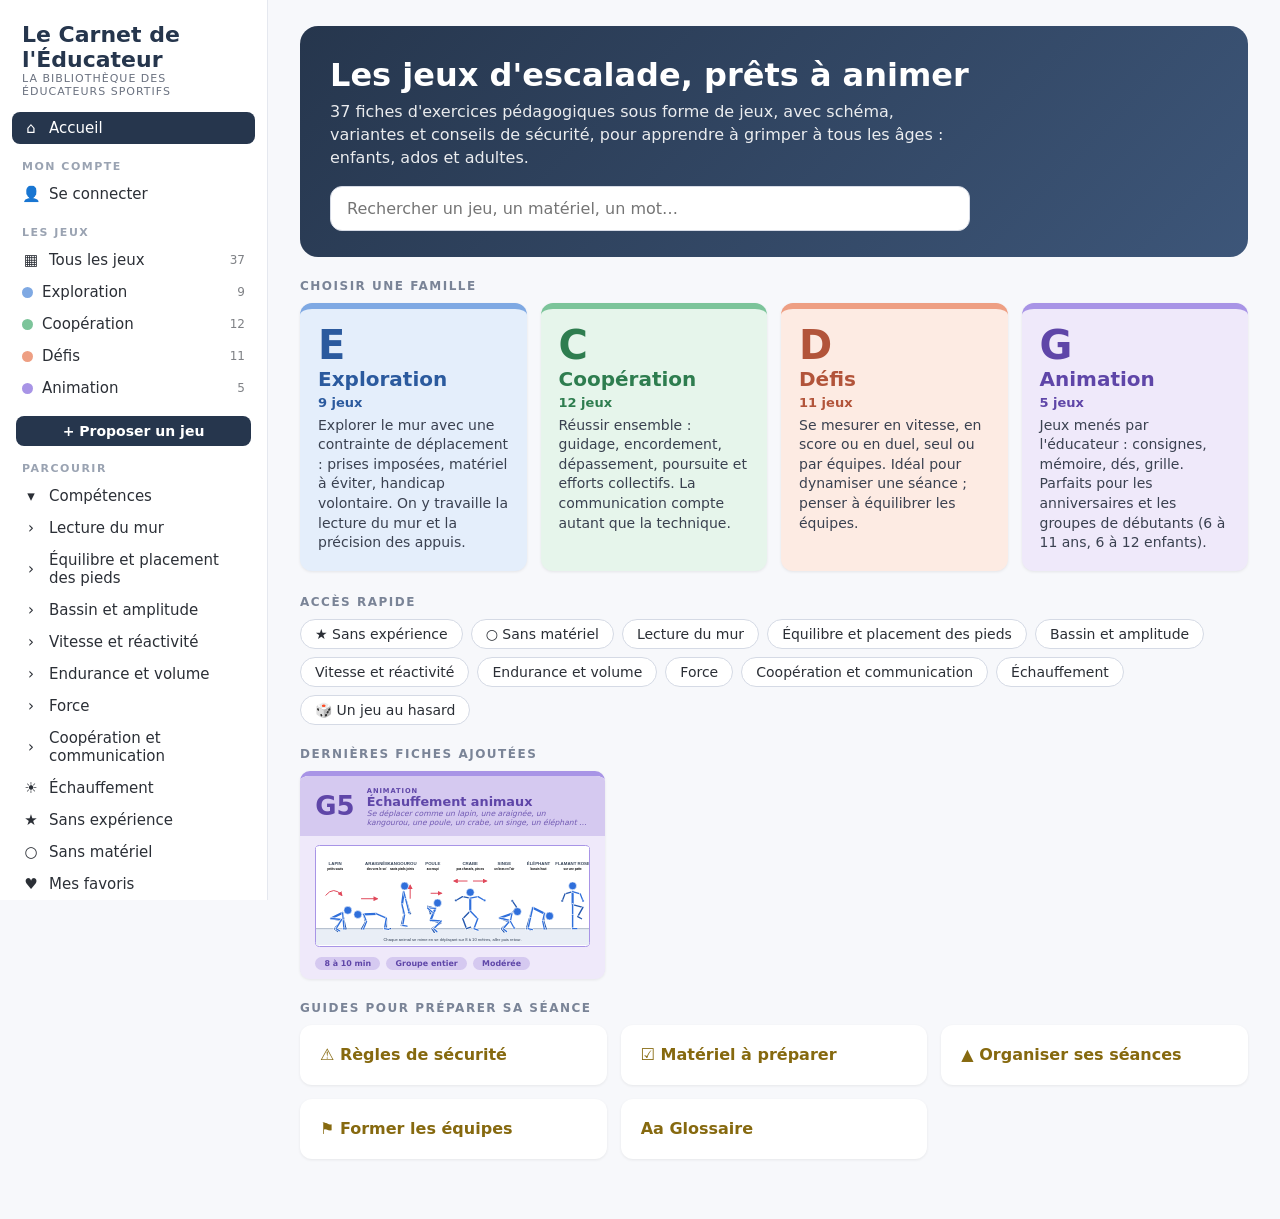
<file: index.html>
<!doctype html>
<html lang="fr"><head><meta charset="utf-8">
<meta name="viewport" content="width=device-width,initial-scale=1">
<title>Le Carnet de l'Éducateur</title>
<link rel="stylesheet" href="css/base.css?v=123">
<link rel="stylesheet" href="features/jeux/jeux.css?v=123">
<link rel="stylesheet" href="features/jeux/fiche.css?v=123">
<link rel="stylesheet" href="features/editeur/editeur.css?v=123">
<link rel="stylesheet" href="features/seance/seance.css?v=123">
<link rel="stylesheet" href="features/biblio/seances.css?v=123">
<link rel="stylesheet" href="features/cycle/cycle.css?v=123">
<link rel="stylesheet" href="features/admin/admin.css?v=123">
<link rel="stylesheet" href="features/proposer/proposer.css?v=123">
<link rel="stylesheet" href="features/guides/initiation.css?v=123">
<link rel="stylesheet" href="css/responsive.css?v=123">
</head><body>
<div class="bar"><button class="burger" id="burger" aria-label="Menu">☰</button><b>Le Carnet de l'Éducateur</b></div>
<div class="shade" id="shade"></div>
<aside class="side" id="side"><div class="brand" data-go="home"><h1>Le Carnet de l'Éducateur</h1><small>LA BIBLIOTHÈQUE DES ÉDUCATEURS SPORTIFS</small></div><div id="navbox"></div><a href="confidentialite.html" style="display:block;margin:14px 8px 0;font-size:12px;color:#8A93A3;text-align:center">Confidentialité</a></aside>
<main id="main"></main>
<div class="ov" id="ov"><div class="fiche" id="fiche"></div></div>
<script src="data/jeux.js?v=123"></script>
<script src="data/annexes.js?v=123"></script>
<script src="data/competences.js?v=123"></script>
<script src="data/prepa-data.js?v=123"></script>
<script src="data/prepa-seances.js?v=123"></script>
<script src="data/prepa-photos.js?v=123"></script>
<script src="data/prepa-schemas.js?v=123"></script>
<script src="data/prepa-etirements.js?v=123"></script>
<script src="data/prepa-poutre.js?v=123"></script>
<script src="data/jeux-extra.js?v=123"></script>
<script src="data/prepa.js?v=123"></script>
<script src="config.js?v=123"></script>
<script src="core/defaults.js?v=123"></script>
<script src="core/state.js?v=123"></script>
<script src="core/utils.js?v=123"></script>
<script src="core/games.js?v=123"></script>
<script src="core/registry.js?v=123"></script>
<script src="core/modal.js?v=123"></script>
<script src="core/offline.js?v=123"></script>
<script src="core/nav.js?v=123"></script>
<script src="core/router.js?v=123"></script>
<script src="core/render.js?v=123"></script>
<script src="core/vocab.js?v=123"></script>
<script src="core/sheet.js?v=123"></script>
<script src="features/home/home.js?v=123"></script>
<script src="features/jeux/list.js?v=123"></script>
<script src="features/jeux/fiche.js?v=123"></script>
<script src="features/jeux/favoris.js?v=123"></script>
<script src="features/retours/retours.js?v=123"></script>
<script src="features/guides/guides.js?v=123"></script>
<script src="features/guides/initiation.js?v=123"></script>
<script src="features/horsligne/horsligne.js?v=123"></script>
<script src="features/proposer/proposer.js?v=123"></script>
<script src="features/admin/admin.js?v=123"></script>
<script src="features/admin/edition-fiche.js?v=123"></script>
<script src="features/admin/doc.js?v=123"></script>
<script src="features/admin/comptes.js?v=123"></script>
<script src="features/compte/compte.js?v=123"></script>
<script src="features/compte/pseudo.js?v=123"></script>
<script src="features/biblio/seances.js?v=123"></script>
<script src="features/biblio/biblio.js?v=123"></script>
<script src="features/seance/donnees-anciennes.js?v=123"></script>
<script src="features/seance/modele.js?v=123"></script>
<script src="features/seance/fiche.js?v=123"></script>
<script src="features/seance/creps.js?v=123"></script>
<script src="features/seance/filtres.js?v=123"></script>
<script src="features/seance/terrain.js?v=123"></script>
<script src="features/seance/controle.js?v=123"></script>
<script src="features/seance/recherche.js?v=123"></script>
<script src="features/seance/formulaire.js?v=123"></script>
<script src="features/seance/actions.js?v=123"></script>
<script src="features/seance/popup.js?v=123"></script>
<script src="features/seance/seance.js?v=123"></script>
<script src="features/cycle/cycle.js?v=123"></script>
<script src="features/seance/export-word.js?v=123"></script>
<script src="features/seance/envoi.js?v=123"></script>
<script src="features/jeux/routine.js?v=123"></script>
<script src="features/editeur/etat.js?v=123"></script>
<script src="features/editeur/formes.js?v=123"></script>
<script src="features/editeur/rendu.js?v=123"></script>
<script src="features/editeur/panneau.js?v=123"></script>
<script src="features/editeur/palette.js?v=123"></script>
<script src="features/editeur/gym.js?v=123"></script>
<script src="features/editeur/gym-poses.js?v=123"></script>
<script src="features/editeur/gym-bd.js?v=123"></script>
<script src="features/editeur/interactions.js?v=123"></script>
<script src="features/editeur/export.js?v=123"></script>
<script src="features/editeur/popup.js?v=123"></script>
<script src="features/editeur/editeur.js?v=123"></script>
<script src="core/main.js?v=123"></script>
</body></html>
</file>
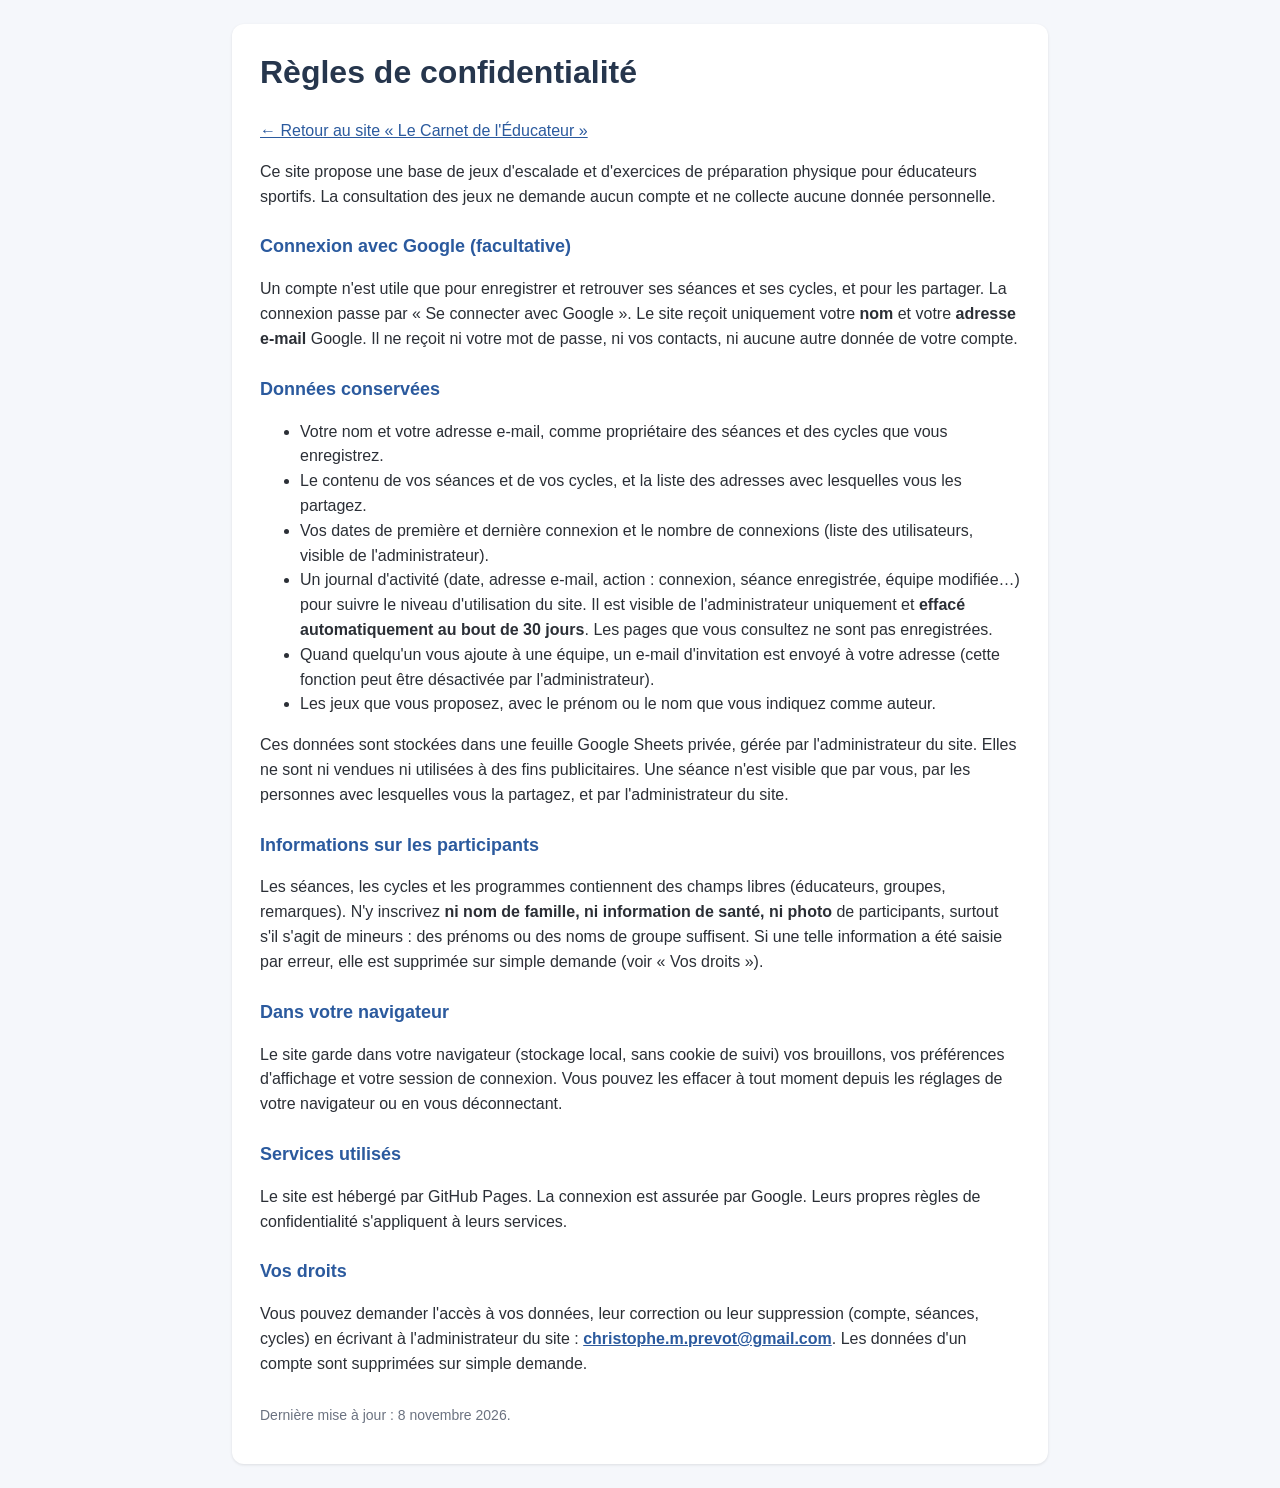
<file: confidentialite.html>
<!doctype html>
<html lang="fr">
<head>
<meta charset="utf-8">
<meta name="viewport" content="width=device-width,initial-scale=1">
<title>Confidentialité — Le Carnet de l'Éducateur</title>
<style>
  body{font:16px/1.55 Calibri,Carlito,Arial,sans-serif;color:#2B2F36;background:#F5F7FB;margin:0;padding:24px 16px}
  main{max-width:760px;margin:0 auto;background:#fff;border-radius:12px;padding:24px 28px;box-shadow:0 1px 3px rgba(0,0,0,.1)}
  h1{margin-top:0;color:#26364D} h2{color:#2B5A9E;font-size:18px;margin-top:24px}
  a{color:#2B5A9E}
</style>
</head>
<body>
<main>
<h1>Règles de confidentialité</h1>
<p><a href="./">← Retour au site « Le Carnet de l'Éducateur »</a></p>
<p>Ce site propose une base de jeux d'escalade et d'exercices de préparation physique pour éducateurs sportifs. La consultation des jeux ne demande aucun compte et ne collecte aucune donnée personnelle.</p>

<h2>Connexion avec Google (facultative)</h2>
<p>Un compte n'est utile que pour enregistrer et retrouver ses séances et ses cycles, et pour les partager. La connexion passe par « Se connecter avec Google ». Le site reçoit uniquement votre <b>nom</b> et votre <b>adresse e-mail</b> Google. Il ne reçoit ni votre mot de passe, ni vos contacts, ni aucune autre donnée de votre compte.</p>

<h2>Données conservées</h2>
<ul>
  <li>Votre nom et votre adresse e-mail, comme propriétaire des séances et des cycles que vous enregistrez.</li>
  <li>Le contenu de vos séances et de vos cycles, et la liste des adresses avec lesquelles vous les partagez.</li>
  <li>Vos dates de première et dernière connexion et le nombre de connexions (liste des utilisateurs, visible de l'administrateur).</li>
  <li>Un journal d'activité (date, adresse e-mail, action : connexion, séance enregistrée, équipe modifiée…) pour suivre le niveau d'utilisation du site. Il est visible de l'administrateur uniquement et <b>effacé automatiquement au bout de 30 jours</b>. Les pages que vous consultez ne sont pas enregistrées.</li>
  <li>Quand quelqu'un vous ajoute à une équipe, un e-mail d'invitation est envoyé à votre adresse (cette fonction peut être désactivée par l'administrateur).</li>
  <li>Les jeux que vous proposez, avec le prénom ou le nom que vous indiquez comme auteur.</li>
</ul>
<p>Ces données sont stockées dans une feuille Google Sheets privée, gérée par l'administrateur du site. Elles ne sont ni vendues ni utilisées à des fins publicitaires. Une séance n'est visible que par vous, par les personnes avec lesquelles vous la partagez, et par l'administrateur du site.</p>

<h2>Informations sur les participants</h2>
<p>Les séances, les cycles et les programmes contiennent des champs libres (éducateurs, groupes, remarques). N'y inscrivez <b>ni nom de famille, ni information de santé, ni photo</b> de participants, surtout s'il s'agit de mineurs : des prénoms ou des noms de groupe suffisent. Si une telle information a été saisie par erreur, elle est supprimée sur simple demande (voir « Vos droits »).</p>

<h2>Dans votre navigateur</h2>
<p>Le site garde dans votre navigateur (stockage local, sans cookie de suivi) vos brouillons, vos préférences d'affichage et votre session de connexion. Vous pouvez les effacer à tout moment depuis les réglages de votre navigateur ou en vous déconnectant.</p>

<h2>Services utilisés</h2>
<p>Le site est hébergé par GitHub Pages. La connexion est assurée par Google. Leurs propres règles de confidentialité s'appliquent à leurs services.</p>

<h2>Vos droits</h2>
<p>Vous pouvez demander l'accès à vos données, leur correction ou leur suppression (compte, séances, cycles) en écrivant à l'administrateur du site : <b id="contact"><a href="mailto:christophe.m.prevot@gmail.com">christophe.m.prevot@gmail.com</a></b>. Les données d'un compte sont supprimées sur simple demande.</p>

<p style="color:#6B7280;font-size:14px;margin-top:28px">Dernière mise à jour : 8 novembre 2026.</p>
</main>
</body>
</html>
</file>
<file: css/base.css>
/* Base : variables, mise en page, menu, composants partagés */
:root {
  --navy: #26364d;
  --text: #2b2f36;
  --muted: #6b7280;
  --bg: #f7f8fb;
  --side: 268px;
}
* {
  box-sizing: border-box;
}
body {
  margin: 0;
  font-family: Calibri, Carlito, "Segoe UI", system-ui, sans-serif;
  color: var(--text);
  background: var(--bg);
}
a {
  color: inherit;
}
.side {
  position: fixed;
  top: 0;
  bottom: 0;
  left: 0;
  width: var(--side);
  background: #fff;
  border-right: 1px solid #e5e8ef;
  overflow-y: auto;
  padding: 18px 12px 24px;
  z-index: 10;
  display: flex;
  flex-direction: column;
}
.brand {
  padding: 4px 10px 14px;
  cursor: pointer;
}
.brand h1 {
  margin: 0;
  font-size: 22px;
  color: var(--navy);
}
.brand small {
  display: block;
  font-size: 11px;
  letter-spacing: 1px;
  color: var(--muted);
}
.sec {
  font-size: 11px;
  font-weight: 700;
  letter-spacing: 1.5px;
  color: #9aa3b2;
  margin: 16px 10px 5px;
}
.nav {
  display: flex;
  align-items: center;
  gap: 9px;
  padding: 7px 10px;
  border-radius: 8px;
  cursor: pointer;
  font-size: 15px;
  border: 0;
  background: transparent;
  width: 100%;
  text-align: left;
  font-family: inherit;
  color: var(--text);
}
.nav:hover {
  background: #f0f3f9;
}
.nav.on {
  background: var(--navy);
  color: #fff;
}
.nav .dot {
  width: 11px;
  height: 11px;
  border-radius: 50%;
  flex: none;
}
.nav .n {
  margin-left: auto;
  font-size: 12px;
  opacity: 0.6;
}
.nav .ic {
  width: 18px;
  text-align: center;
  flex: none;
}
.propose {
  margin: 12px 4px 4px;
  display: block;
  text-align: center;
  background: var(--navy);
  color: #fff;
  border-radius: 8px;
  padding: 7px 10px;
  font-size: 14px;
  font-weight: 700;
  text-decoration: none;
}
.bar {
  display: none;
  position: sticky;
  top: 0;
  z-index: 9;
  background: #fff;
  border-bottom: 1px solid #e5e8ef;
  padding: 10px 14px;
  align-items: center;
  gap: 12px;
}
.bar b {
  color: var(--navy);
  font-size: 18px;
}
.burger {
  border: 0;
  background: #eef1f8;
  border-radius: 8px;
  font-size: 22px;
  padding: 2px 11px;
  cursor: pointer;
}
.shade {
  display: none;
  position: fixed;
  inset: 0;
  background: rgba(20, 28, 40, 0.45);
  z-index: 9;
}
main {
  margin-left: var(--side);
  padding: 26px 32px 60px;
  max-width: 1260px;
}
h2.pt {
  margin: 0 0 4px;
  font-size: 28px;
  color: var(--navy);
}
.lead {
  color: var(--muted);
  margin: 0 0 18px;
  max-width: 760px;
  line-height: 1.45;
}
.sh {
  font-size: 12px;
  font-weight: 700;
  letter-spacing: 1.5px;
  color: #7a8497;
  margin: 22px 0 10px;
}
.chips {
  display: flex;
  flex-wrap: wrap;
  gap: 8px;
}
.chip {
  border: 1px solid #d5dae5;
  background: #fff;
  border-radius: 20px;
  padding: 6px 14px;
  font: inherit;
  font-size: 14px;
  cursor: pointer;
  color: var(--text);
}
.chip:hover {
  border-color: var(--navy);
}
.chip.on {
  background: var(--navy);
  border-color: var(--navy);
  color: #fff;
}
.tools {
  display: flex;
  flex-wrap: wrap;
  gap: 10px 16px;
  align-items: center;
  margin: 0 0 16px;
}
.tools .grow {
  flex: 1;
  min-width: 200px;
}
.seg {
  display: inline-flex;
  border: 1px solid #d5dae5;
  border-radius: 9px;
  overflow: hidden;
}
.seg button {
  border: 0;
  background: #fff;
  padding: 7px 14px;
  font: inherit;
  cursor: pointer;
}
.seg button.on {
  background: var(--navy);
  color: #fff;
}
.count {
  color: var(--muted);
  margin: 0 0 12px;
}
.box {
  background: #fff;
  border-radius: 12px;
  padding: 18px 20px;
  margin-bottom: 14px;
  box-shadow: 0 1px 3px rgba(0, 0, 0, 0.07);
  line-height: 1.5;
}
.g2 {
  display: grid;
  grid-template-columns: repeat(auto-fill, minmax(300px, 1fr));
  gap: 14px;
}
.xc {
  background: #fbf4dc;
  border-top: 5px solid #e3c463;
  border-radius: 10px;
  padding: 14px 18px;
}
.xc h4 {
  margin: 0 0 6px;
  color: #86690f;
  font-size: 17px;
}
.xc p {
  margin: 0;
  font-size: 14.5px;
  line-height: 1.45;
}
.xc .num {
  font-size: 26px;
  font-weight: 700;
  color: #e3c463;
  margin-right: 6px;
}
.tl {
  width: 100%;
  border-collapse: separate;
  border-spacing: 0 4px;
}
.tl td {
  background: #fbf4dc;
  padding: 9px 12px;
  font-size: 14px;
  vertical-align: top;
}
.tl td:first-child {
  background: #f3e4ae;
  color: #86690f;
  font-weight: 700;
  white-space: nowrap;
  width: 70px;
}
.gl {
  display: grid;
  grid-template-columns: 200px 1fr;
  gap: 4px;
}
.gl dt {
  background: #f3e4ae;
  color: #86690f;
  font-weight: 700;
  padding: 8px 12px;
}
.gl dd {
  background: #fbf4dc;
  margin: 0;
  padding: 8px 12px;
  font-size: 14.5px;
}
.lk {
  font-weight: 700;
  cursor: pointer;
  text-decoration: underline;
  margin-right: 8px;
  white-space: nowrap;
}
.warn {
  background: #fdebe3;
  padding: 10px 20px;
  margin: 0 0 14px;
  font-size: 14px;
  border-radius: 8px;
  display: none;
}
.hide {
  display: none !important;
}
.fl {
  display: flex;
  gap: 7px;
  align-items: center;
  margin: 6px 0;
  font-size: 14px;
}
.hint {
  font-size: 13px;
  color: #6b7280;
  line-height: 1.4;
}

/* bulle d'aide « ? » */
.aide{position:relative;display:inline-flex;align-items:center;justify-content:center;width:20px;height:20px;border-radius:50%;background:#E4EEFB;color:#2B5A9E;font:700 13px/1 system-ui,sans-serif;cursor:help;vertical-align:middle;margin-left:4px;user-select:none}
.aide .tip{display:none;position:absolute;left:0;top:26px;z-index:60;width:min(340px,80vw);background:#26364D;color:#fff;font:400 13.5px/1.45 system-ui,sans-serif;text-align:left;padding:10px 12px;border-radius:8px;box-shadow:0 4px 14px rgba(0,0,0,.25);letter-spacing:0;text-transform:none}
.aide:hover .tip,.aide:focus .tip,.aide.open .tip{display:block}
/* séance ouverte en fenêtre */
#pop,#apop,#mpop,#epop{position:fixed;inset:0;z-index:100;background:rgba(20,28,45,.55);display:flex;align-items:flex-start;justify-content:center;overflow:auto;padding:24px 12px}
#pop .popbox,#apop .popbox,#mpop .popbox,#epop .popbox{background:#F4F7FB;border-radius:12px;width:min(1200px,100%);padding:12px;box-shadow:0 8px 30px rgba(0,0,0,.35)}
#pop .poptools,#apop .poptools,#mpop .poptools,#epop .poptools{display:flex;gap:8px;align-items:center;flex-wrap:wrap;margin-bottom:10px;position:sticky;top:0;background:#F4F7FB;padding:4px 0;z-index:2}
#pop .chip,#apop .chip,#mpop .chip,#epop .chip{cursor:pointer}
@media print{
  body.pp > *:not(#pop):not(#epop){display:none !important}
  body.pp #epop{position:static;background:none;padding:0;display:block;overflow:visible}
  body.pp #epop .popbox{box-shadow:none;padding:0;background:none;width:auto;max-width:none !important}
  body.pp #epop .poptools{display:none}
  body.pp #pop{position:static;background:none;padding:0;display:block;overflow:visible}
  body.pp #pop .popbox,#apop .popbox,#mpop .popbox,#epop .popbox{box-shadow:none;padding:0;background:none;width:auto;page:seance}
  body.pp #pop .poptools,#apop .poptools{display:none}
}

/* boutons de l'administration : même forme que le menu de gauche, couleurs différentes */
.atabs{display:flex;gap:6px;flex-wrap:wrap;align-items:center}
.abtn{display:inline-flex;align-items:center;gap:6px;padding:7px 12px;border-radius:8px;border:0;cursor:pointer;font:600 14px/1.2 inherit;font-family:inherit;background:#E3F1F6;color:#1E6B87;text-decoration:none;margin:2px}
.abtn:hover{background:#CFE6EF}
.abtn.on{background:#3A8FB0;color:#fff}
.abtn.ok{background:#2E7D4F;color:#fff}
.abtn.ok:hover{background:#276943}
.abtn.no{background:#FBE9EC;color:#B2263A}
.abtn.no:hover{background:#F6D3D9}
.abtn.sm{padding:5px 10px;font-size:13px}
/* tableaux de l'administration */
.adt{width:100%;border-collapse:collapse;background:#fff;border-radius:10px;overflow:hidden;box-shadow:0 1px 3px rgba(0,0,0,.08)}
.adt th{background:#26364D;color:#fff;text-align:left;padding:8px 10px;font-size:12px;letter-spacing:.4px;white-space:nowrap}
.adt th.tri{cursor:pointer;user-select:none}
.adt th.tri:hover{background:#34496A}
.adt td{padding:7px 10px;border-top:1px solid #E3E8F2;vertical-align:middle}
.adt tr.cl{cursor:pointer}
.adt tr.cl:hover td{background:#F0F6FA}
.adt input{font:inherit;padding:5px 7px;border:1px solid #d5dae5;border-radius:6px;min-width:260px;width:100%}
.abtn.coul{background:var(--bg);color:var(--c);box-shadow:inset 0 -3px 0 var(--c)}
.abtn.coul:hover{filter:brightness(.95)}
.abtn.coul.on{background:var(--c);color:#fff;box-shadow:none}

#mpop{z-index:200}
#epop{z-index:150}
#mpop label.sml{display:block;margin:8px 0}
#mpop input,#mpop textarea,#mpop select{width:100%;box-sizing:border-box}

#hors{position:fixed;left:0;right:0;bottom:0;z-index:300;background:#26364D;color:#fff;font-size:14px;text-align:center;padding:8px 12px}

/* sélecteur de discipline */
.discsw{display:flex;gap:4px;margin:0 0 10px;padding:3px;background:#E9EEF6;border-radius:10px}
.discsw button{flex:1;border:0;background:transparent;padding:7px 6px;border-radius:8px;font:inherit;font-size:13px;font-weight:700;color:#4A5873;cursor:pointer}
.discsw button.on{background:#fff;color:#26364D;box-shadow:0 1px 3px rgba(0,0,0,.15)}
.discsw button:focus-visible{outline:2px solid #2B5A9E;outline-offset:1px}
.admdd-i{border:0;background:none;text-align:left;padding:8px 12px;border-radius:7px;font:600 14px inherit;font-family:inherit;color:#26364D;cursor:pointer}
.admdd-i:hover{background:#EEF1F8}.admdd-i.on{background:#E1EBF8;color:#1E4E8C}
.tpill{display:inline-block;border-radius:99px;padding:2px 10px;font-size:12px}

/* sous-menu « Poutre par filière » : fond teinté pour le distinguer des autres entrées */
.navgrp {
  background: #e8f0fb;
  border-left: 3px solid #5b8bd6;
  border-radius: 8px;
  padding: 2px 0 4px;
  margin: 2px 0;
}
.navgrp .nav:hover {
  background: #d8e5f7;
}
.navgrp .nav.on {
  background: var(--navy);
}
</file>
<file: features/jeux/jeux.css>
/* Catalogue et accueil */
.search {
  width: 100%;
  max-width: 640px;
  padding: 12px 16px;
  border: 1px solid #d5dae5;
  border-radius: 12px;
  font: inherit;
  font-size: 16px;
  background: #fff;
}
.hero {
  background: linear-gradient(135deg, #26364d, #3d5679);
  color: #fff;
  border-radius: 18px;
  padding: 30px 30px 26px;
  margin-bottom: 22px;
}
.hero h2 {
  margin: 0 0 6px;
  font-size: 32px;
}
.hero p {
  margin: 0 0 16px;
  opacity: 0.9;
  max-width: 620px;
  line-height: 1.45;
}
.tiles {
  display: grid;
  grid-template-columns: repeat(auto-fit, minmax(205px, 1fr));
  gap: 14px;
  margin-bottom: 24px;
}
.tile {
  background: var(--l);
  border-top: 6px solid var(--a);
  border-radius: 12px;
  padding: 16px 18px 18px;
  cursor: pointer;
  transition:
    transform 0.12s,
    box-shadow 0.12s;
  box-shadow: 0 1px 3px rgba(0, 0, 0, 0.08);
}
.tile:hover {
  transform: translateY(-3px);
  box-shadow: 0 6px 16px rgba(0, 0, 0, 0.14);
}
.tile .k {
  font-size: 40px;
  font-weight: 700;
  color: var(--d);
  line-height: 1;
}
.tile h3 {
  margin: 2px 0 4px;
  color: var(--d);
  font-size: 20px;
}
.tile .c {
  font-size: 13px;
  font-weight: 700;
  color: var(--d);
  margin-bottom: 6px;
}
.tile p {
  margin: 0;
  font-size: 14px;
  line-height: 1.4;
  color: #3a4150;
}
.grid {
  display: grid;
  grid-template-columns: repeat(auto-fill, minmax(270px, 1fr));
  gap: 16px;
}
.card {
  background: var(--l);
  border-top: 5px solid var(--a);
  border-radius: 10px;
  overflow: hidden;
  cursor: pointer;
  transition:
    transform 0.12s,
    box-shadow 0.12s;
  box-shadow: 0 1px 3px rgba(0, 0, 0, 0.08);
  display: flex;
  flex-direction: column;
}
.card:hover {
  transform: translateY(-3px);
  box-shadow: 0 6px 16px rgba(0, 0, 0, 0.14);
}
.card img {
  width: 100%;
  display: block;
  aspect-ratio: 3/2;
  object-fit: cover;
}
.gen {
  aspect-ratio: 3/2;
  background: var(--m);
  color: var(--d);
  display: flex;
  flex-direction: column;
  justify-content: center;
  padding: 18px;
}
.gen .c {
  font-size: 54px;
  font-weight: 700;
  line-height: 1;
}
.gen .t {
  font-size: 20px;
  font-weight: 700;
}
.meta {
  padding: 10px 14px 13px;
  font-size: 14px;
  color: var(--d);
  display: flex;
  flex-wrap: wrap;
  gap: 6px;
}
.meta span {
  background: var(--m);
  border-radius: 14px;
  padding: 2px 10px;
  font-weight: 700;
  font-size: 13px;
}
.empty {
  padding: 50px;
  text-align: center;
  color: var(--muted);
}
table.lst {
  width: 100%;
  border-collapse: separate;
  border-spacing: 0 5px;
}
.lst th {
  font-size: 11px;
  letter-spacing: 1px;
  color: #7a8497;
  text-align: left;
  padding: 4px 12px;
}
.lst td {
  background: var(--l);
  padding: 10px 12px;
  font-size: 14px;
}
.lst tr.r {
  cursor: pointer;
}
.lst tr.r:hover td {
  filter: brightness(0.97);
}
.lst td:first-child {
  background: var(--m);
  color: var(--d);
  font-weight: 700;
  border-radius: 8px 0 0 8px;
  text-align: center;
  width: 64px;
}
.lst td:last-child {
  border-radius: 0 8px 8px 0;
}
.lst td b {
  color: var(--d);
}

/* vignette générée automatiquement */
.auto {
  container-type: inline-size;
  aspect-ratio: 3/2;
  display: flex;
  flex-direction: column;
  background: var(--l);
  color: var(--d);
  overflow: hidden;
}
.auto .ah {
  background: var(--m);
  padding: 3.5cqw 5cqw 3cqw;
  display: grid;
  grid-template-columns: auto 1fr;
  column-gap: 4cqw;
  align-items: center;
}
.auto .af {
  grid-column: 2;
  font-size: 2.2cqw;
  letter-spacing: 0.3cqw;
  font-weight: 700;
}
.auto .ac {
  grid-row: 1 / span 3;
  font-size: 8.5cqw;
  font-weight: 700;
  line-height: 1;
}
.auto .at {
  grid-column: 2;
  font-size: 4.2cqw;
  font-weight: 700;
  line-height: 1.1;
}
.auto .ar {
  grid-column: 2;
  font-size: 2.5cqw;
  font-style: italic;
  opacity: 0.85;
  display: -webkit-box;
  -webkit-line-clamp: 2;
  -webkit-box-orient: vertical;
  overflow: hidden;
}
.auto .ai {
  flex: 1;
  min-height: 0;
  margin: 3cqw 5cqw 0;
  background: #fff;
  border: 1px solid var(--a);
  border-radius: 1.5cqw;
  display: flex;
}
.auto .ai img {
  width: 100%;
  height: 100%;
  aspect-ratio: auto;
  object-fit: contain;
}
.auto .ap {
  margin-top: auto;
  padding: 3cqw 5cqw;
  display: flex;
  flex-wrap: wrap;
  gap: 2cqw;
}
.auto .ap span {
  background: var(--m);
  border-radius: 99px;
  padding: 0.8cqw 3cqw;
  font-size: 2.6cqw;
  font-weight: 700;
}

.card { position: relative; }
.favb {
  position: absolute;
  top: 6px;
  right: 8px;
  z-index: 2;
  font-size: 22px;
  line-height: 1;
  cursor: pointer;
  color: #fff;
  text-shadow: 0 0 4px rgba(0, 0, 0, 0.7);
  opacity: 0;
  transition: opacity 0.15s;
}
.card:hover .favb,
.favb.on {
  opacity: 1;
}
.favb.on { color: #f5b301; }
@media (hover: none) { .favb { opacity: 0.85; } }
.lst .favb { position: static; opacity: 1; text-shadow: none; color: #c9a200; font-size: 18px; vertical-align: middle; }
</file>
<file: features/jeux/fiche.css>
/* Fenêtre de détail d'un jeu */
.ov {
  position: fixed;
  inset: 0;
  background: rgba(20, 28, 40, 0.55);
  display: none;
  z-index: 150;
  overflow: auto;
  padding: 24px 12px;
}
.ov.open {
  display: block;
}
.fiche {
  max-width: 900px;
  margin: 0 auto;
  background: #fff;
  border-radius: 14px;
  overflow: hidden;
  box-shadow: 0 12px 40px rgba(0, 0, 0, 0.3);
}
.fh {
  display: flex;
  background: var(--l);
}
.fh .code {
  background: var(--m);
  color: var(--d);
  font-size: 46px;
  font-weight: 700;
  display: flex;
  align-items: center;
  justify-content: center;
  min-width: 110px;
}
.fh .tt {
  padding: 16px 20px;
  flex: 1;
}
.fh .fam {
  font-size: 11px;
  font-weight: 700;
  letter-spacing: 2px;
  color: var(--d);
}
.fh h2 {
  margin: 2px 0 4px;
  font-size: 30px;
  color: var(--d);
}
.fh .br {
  font-style: italic;
  color: var(--muted);
}
.x {
  border: 0;
  background: transparent;
  font-size: 30px;
  cursor: pointer;
  color: var(--d);
  padding: 0 18px;
  align-self: flex-start;
}
.tabs {
  display: flex;
  gap: 2px;
  background: var(--l);
  padding: 0 14px;
  border-bottom: 3px solid var(--m);
  overflow-x: auto;
}
.tab {
  border: 0;
  background: transparent;
  padding: 11px 18px;
  font: inherit;
  font-weight: 700;
  color: var(--d);
  cursor: pointer;
  border-radius: 10px 10px 0 0;
  white-space: nowrap;
}
.tab.on {
  background: #fff;
  box-shadow: 0 -3px 0 var(--a) inset;
}
.pane {
  padding: 20px 24px 26px;
  display: none;
  line-height: 1.5;
}
.pane.on {
  display: block;
}
.pane p {
  margin: 0 0 12px;
  white-space: pre-wrap;
}
.pane img {
  width: 100%;
  border: 3px solid var(--m);
  border-radius: 10px;
  margin-top: 6px;
}
.facts {
  display: grid;
  grid-template-columns: 1fr 1fr;
  gap: 10px;
}
.fact {
  background: var(--l);
  padding: 10px 14px;
  border-radius: 8px;
}
.fact b {
  display: block;
  font-size: 11px;
  letter-spacing: 1px;
  color: var(--d);
}
.obj {
  grid-column: 1/-1;
  background: var(--m);
  font-weight: 700;
  color: var(--d);
}
.var {
  display: grid;
  grid-template-columns: 1fr 1fr;
  gap: 14px;
}
.var > div {
  background: var(--l);
  padding: 12px 16px;
  border-top: 4px solid var(--a);
  border-radius: 6px;
  white-space: pre-wrap;
}
.var > div:last-child {
  background: var(--m);
  border-color: var(--d);
}
.var h4 {
  margin: 0 0 6px;
  color: var(--d);
  letter-spacing: 1px;
  font-size: 13px;
}
.tip {
  background: #fff6db;
  border-left: 5px solid #e3c463;
  padding: 12px 16px;
  border-radius: 4px;
  margin-bottom: 14px;
}
.voir a {
  display: inline-block;
  margin: 0 10px 6px 0;
  font-weight: 700;
  color: var(--d);
  cursor: pointer;
}
.comp {
  background: var(--l);
  padding: 12px 16px;
  border-radius: 8px;
  white-space: pre-wrap;
  font-size: 15px;
}
.foot {
  padding: 12px 24px;
  background: #f7f8fb;
  font-size: 13px;
  color: var(--muted);
  display: flex;
  justify-content: space-between;
  gap: 10px;
  flex-wrap: wrap;
}
.warn {
  background: #fdebe3;
  padding: 10px 20px;
  margin: 0;
  font-size: 14px;
  display: none;
}
</file>
<file: features/editeur/editeur.css>
/* Éditeur de schémas */
.edwrap {
  display: grid;
  grid-template-columns: 210px 1fr 230px;
  gap: 14px;
  align-items: start;
}
.edpal,
.edpanel {
  background: #fff;
  border-radius: 12px;
  padding: 12px;
  box-shadow: 0 1px 3px rgba(0, 0, 0, 0.08);
  max-height: 80vh;
  overflow: auto;
  position: sticky;
  top: 12px;
}
.psec {
  margin-bottom: 12px;
}
.ptitle {
  font-size: 11px;
  font-weight: 700;
  letter-spacing: 1.5px;
  color: #7a8497;
  margin-bottom: 6px;
}
.pbtns {
  display: flex;
  flex-wrap: wrap;
  gap: 5px;
}
.pbtn {
  border: 1px solid #d5dae5;
  background: #fff;
  border-radius: 8px;
  padding: 5px 9px;
  font: inherit;
  font-size: 13px;
  cursor: pointer;
  display: inline-flex;
  align-items: center;
  gap: 5px;
}
.pbtn:hover {
  border-color: #26364d;
  background: #f5f7fb;
}
.pbtn.wide {
  width: 100%;
  justify-content: center;
  background: #eef1f8;
  font-weight: 700;
}
.ringi {
  display: inline-block;
  width: 14px;
  height: 14px;
  border-radius: 50%;
  border: 3px solid;
}
.edtools {
  display: flex;
  flex-wrap: wrap;
  gap: 8px;
  margin-bottom: 10px;
  align-items: center;
}
.edcan {
  background: #fff;
  border-radius: 12px;
  box-shadow: 0 1px 3px rgba(0, 0, 0, 0.08);
  padding: 8px;
}
.edcan svg {
  width: 100%;
  display: block;
  touch-action: none;
  user-select: none;
  border: 1px dashed #d5dae5;
  border-radius: 8px;
}
.edpanel h4 {
  margin: 0 0 8px;
  color: #26364d;
}
.fl2 {
  display: block;
  margin: 8px 0;
  font-size: 13px;
  color: #6b7280;
}
.fl2 input,
.fl2 select,
.fl2 textarea {
  display: block;
  width: 100%;
  margin-top: 3px;
  padding: 6px;
  border: 1px solid #d5dae5;
  border-radius: 6px;
  font: inherit;
  color: #2b2f36;
}
.fl2 input[type="range"] {
  padding: 0;
}
.sws {
  display: flex;
  gap: 6px;
  flex-wrap: wrap;
  margin: 6px 0;
}
.swt {
  width: 26px;
  height: 26px;
  border-radius: 50%;
  border: 3px solid #fff;
  box-shadow: 0 0 0 1px #aab;
  cursor: pointer;
}
.swt.on {
  box-shadow: 0 0 0 3px #26364d;
}
.rowb {
  display: flex;
  gap: 6px;
  flex-wrap: wrap;
  margin-top: 12px;
}
@media (max-width: 1000px) {
  .edwrap {
    grid-template-columns: 1fr;
  }
  .edpal,
  .edpanel {
    position: static;
    max-height: none;
  }
  .edpal {
    order: 2;
  }
  .edmain {
    order: 1;
  }
  .edpanel {
    order: 3;
  }
}
</file>
<file: features/seance/seance.css>
/* Ma séance */
.smg {
  display: grid;
  grid-template-columns: repeat(auto-fit, minmax(220px, 1fr));
  gap: 10px;
  margin-top: 8px;
}
.sml {
  display: block;
  font-size: 12px;
  letter-spacing: 0.5px;
  color: #7a8497;
  font-weight: 700;
}
.sml input,
.sml select,
.sml textarea {
  display: block;
  width: 100%;
  margin-top: 3px;
  padding: 8px;
  border: 1px solid #d5dae5;
  border-radius: 8px;
  font: inherit;
  font-weight: 400;
  color: #2b2f36;
  letter-spacing: 0;
}
.dur {
  width: 58px;
  padding: 5px;
  border: 2px solid;
  border-radius: 6px;
}
.ssub {
  background: #f5f8fc;
  border: 1px solid #d8e2f0;
  border-radius: 10px;
  padding: 12px;
  margin-bottom: 12px;
}
.sit {
  background: #fff;
  border: 1px solid #e1e6ef;
  border-radius: 8px;
  padding: 10px;
  margin-top: 10px;
}
.sit.free {
  border-left: 4px solid #e0a030;
}
.sith {
  display: flex;
  justify-content: space-between;
  align-items: center;
  gap: 8px;
  margin-bottom: 6px;
}
.sadd {
  display: flex;
  gap: 8px;
  flex-wrap: wrap;
  margin-top: 12px;
}
.sadd input {
  flex: 1;
  min-width: 220px;
  padding: 8px;
  border: 1px solid #d5dae5;
  border-radius: 8px;
  font: inherit;
}
.durs {
  display: flex;
  gap: 10px;
}
.durs .sml {
  flex: 1;
  min-width: 120px;
}

.grps {
  display: flex;
  flex-direction: column;
  gap: 8px;
  margin-top: 8px;
}
.grp {
  display: flex;
  gap: 10px;
  align-items: end;
}
.grp .sml:first-child {
  flex: 2;
}
.grp .sml:nth-child(2) {
  flex: 0 0 140px;
}
.gchk {
  display: flex;
  flex-wrap: wrap;
  gap: 4px 14px;
}
.gchk {
  flex-wrap: wrap;
  gap: 6px 22px;
  margin-top: 4px;
}
.gchk .fl {
  margin: 0;
  white-space: nowrap;
}
.ssub .smg > .durs {
  grid-column: 1/-1;
  flex-wrap: wrap;
}

/* mode terrain */
body.trOn {
  overflow: hidden;
}
#terrain {
  position: fixed;
  inset: 0;
  z-index: 9999;
  background: #0f1b2d;
  color: #f2f5fa;
  display: flex;
  flex-direction: column;
  font-size: 18px;
}
#terrain a {
  cursor: pointer;
  user-select: none;
}
.trh {
  display: flex;
  justify-content: space-between;
  align-items: center;
  padding: 10px 14px;
}
.trh a {
  background: #26364d;
  border-radius: 8px;
  padding: 8px 14px;
  font-weight: 700;
}
.trg {
  display: flex;
  gap: 8px;
  padding: 0 14px 8px;
  flex-wrap: wrap;
}
.trg a {
  border: 2px solid var(--c);
  border-radius: 20px;
  padding: 5px 14px;
  font-weight: 700;
}
.trg a.on {
  background: var(--c);
  color: #0f1b2d;
}
.trbar {
  height: 5px;
  background: #26364d;
}
.trbar i {
  display: block;
  height: 100%;
}
.trc {
  flex: 1;
  overflow: auto;
  padding: 16px 18px;
  background: #16253b;
}
.trc h2 {
  margin: 0 0 4px;
  font-size: 26px;
}
.trc h2 small {
  font-size: 15px;
  background: #e3c463;
  color: #0f1b2d;
  border-radius: 6px;
  padding: 2px 8px;
  vertical-align: middle;
}
.trtit {
  margin: -16px -18px 12px;
  padding: 10px 18px 12px;
}
.trtit h2 {
  margin: 0;
}
.trtit h2 small {
  background: rgba(0, 0, 0, 0.12);
  color: inherit;
}
.trsec {
  font-size: 12px;
  font-weight: 800;
  letter-spacing: 1.5px;
  opacity: 0.8;
}
.trs.trv b {
  font-weight: 800;
}
.trsub {
  color: #a9b6cc;
  font-size: 15px;
}
.trc ul {
  padding-left: 22px;
  line-height: 1.45;
}
.trs {
  margin-top: 12px;
  background: #1f3350;
  border-radius: 10px;
  padding: 10px 14px;
  font-size: 16px;
}
.trt {
  text-align: center;
  margin: 12px 0;
}
#trT {
  font-size: 72px;
  font-weight: 800;
  font-variant-numeric: tabular-nums;
}
#trT.fin {
  color: #ff6b6b;
}
.trtb {
  display: flex;
  gap: 12px;
  justify-content: center;
}
.trtb a {
  background: #26364d;
  border-radius: 12px;
  padding: 12px 20px;
  font-size: 22px;
  font-weight: 700;
}
.trtb a.big {
  background: #2e7d4f;
  padding: 12px 34px;
}
.trb label {
  display: block;
  margin: 10px 0;
  font-size: 15px;
  color: #c9d1de;
}
.trb textarea {
  width: 100%;
  box-sizing: border-box;
  font-size: 16px;
  border-radius: 8px;
  border: 0;
  padding: 8px;
}
.trbtn {
  display: block;
  text-align: center;
  border-radius: 10px;
  padding: 12px;
  font-weight: 700;
  color: #fff;
  margin-top: 8px;
}
.trf {
  display: flex;
  gap: 10px;
  padding: 10px 14px;
}
.trf a {
  flex: 1;
  text-align: center;
  background: #2b5a9e;
  border-radius: 12px;
  padding: 16px;
  font-weight: 700;
  font-size: 19px;
}
.trf a.off {
  opacity: 0.3;
  pointer-events: none;
}
@media print {
  #terrain {
    display: none;
  }
}

/* recherche d'exercices (popup) */
.rx {
  display: grid;
  grid-template-columns: minmax(300px, 2fr) 3fr;
  gap: 14px;
  min-height: 60vh;
}
.rxl {
  max-height: 72vh;
  overflow: auto;
}
.rxr {
  max-height: 72vh;
  overflow: auto;
  background: #fff;
  border-radius: 10px;
  padding: 12px;
}
.rxi {
  display: flex;
  gap: 8px;
  align-items: center;
  padding: 6px 8px;
  border-radius: 8px;
  cursor: pointer;
  border: 1px solid transparent;
}
.rxi:hover {
  background: #eef3fa;
}
.rxi.on {
  background: #e3eef8;
  border-color: #2b5a9e;
}
.rxc {
  min-width: 34px;
  text-align: center;
  color: #fff;
  font-weight: 700;
  border-radius: 6px;
  padding: 2px 4px;
  font-size: 13px;
}
.rxt {
  flex: 1;
}
.rxd {
  color: #2e7d4f;
  font-weight: 700;
}
@media (max-width: 800px) {
  .rx {
    grid-template-columns: 1fr;
  }
}

#trImg {
  position: fixed;
  inset: 0;
  z-index: 10000;
  background: #fff;
  overflow: hidden;
}
#trImg img {
  position: absolute;
  inset: 0;
  width: 100%;
  height: 100%;
  object-fit: contain;
  background: #fff;
}
#trImg span {
  position: absolute;
  bottom: 6px;
  left: 0;
  right: 0;
  text-align: center;
  color: #6b7280;
  font-size: 12px;
  pointer-events: none;
}
/* mode terrain : le reste de la page est masqué (sinon un tableau trop large élargit l'écran du téléphone) */
body.trOn > *:not(#terrain):not(#trImg):not(#hors):not(#trStop) {
  display: none !important;
}
#terrain {
  height: 100vh;
  height: 100dvh;
}

#trStop {
  position: fixed;
  left: 50%;
  bottom: 84px;
  transform: translateX(-50%);
  z-index: 10001;
  background: #e0485a;
  color: #fff;
  font-weight: 800;
  font-size: 20px;
  padding: 16px 28px;
  border-radius: 40px;
  box-shadow: 0 4px 18px rgba(0, 0, 0, 0.5);
  cursor: pointer;
  animation: trPulse 1s infinite;
}
@keyframes trPulse {
  50% {
    transform: translateX(-50%) scale(1.07);
  }
}

.trjeu{margin-top:6px;display:inline-block;font-size:15px;font-weight:700;color:#B4500F;background:#FFF1E6;padding:2px 10px;border-radius:6px}
/* barre d'outils du formulaire de séance : toujours visible au défilement */
.sbar{position:sticky;top:0;z-index:30;background:#fff;padding:8px 10px;margin-left:-10px;margin-right:-10px;border-bottom:1px solid #D5DAE5;box-shadow:0 2px 6px rgba(0,0,0,.08)}
#epop .poptools{z-index:40}
#epop{padding-top:0}
#epop .sbar{top:40px}
@media (max-width: 860px) {
  .sbar { top: 50px; }
}

.stabs{display:flex;gap:4px;flex-basis:100%;overflow-x:auto}
.stab-b{border:1px solid #D5DAE5;background:var(--tb,#fff);color:#26364D;border-radius:8px 8px 0 0;padding:6px 12px;font:inherit;font-size:13px;font-weight:700;cursor:pointer;white-space:nowrap}
.stab-b[data-stabgo=info]{--tb:#F3EEFA;--tc:#8A55B5}
.stab-b[data-stabgo=ech]{--tb:#F4FAF3;--tc:#7FCB8F}
.stab-b[data-stabgo=corps]{--tb:#EEF1F6;--tc:#6EA8DC}
.stab-b[data-stabgo=bas]{--tb:#FDF4E3;--tc:#E0A030}
.stab-b[data-stabgo=ctl]{--tb:#EAF6F1;--tc:#2E9E6B}
.stab-b[data-stabgo=apercu]{--tb:#F1F3F7;--tc:#94A3B8}
.stab-b{border-bottom:3px solid var(--tc,#D5DAE5);opacity:.78}
.stab-b.on{background:var(--tb,#26364D);color:#26364D;border-color:var(--tc,#26364D);box-shadow:0 2px 0 var(--tb,#fff);font-weight:800;opacity:1}

.spin{display:inline-block;animation:spinR 1s linear infinite}
@keyframes spinR{to{transform:rotate(360deg)}}
</file>
<file: features/biblio/seances.css>
#toast {
  position: fixed;
  left: 50%;
  bottom: 24px;
  transform: translateX(-50%);
  background: #26364d;
  color: #fff;
  padding: 12px 18px;
  border-radius: 10px;
  font-weight: 600;
  max-width: 90vw;
  box-shadow: 0 4px 16px rgba(0, 0, 0, 0.25);
  opacity: 0;
  pointer-events: none;
  transition: opacity 0.2s;
  z-index: 99;
}
#toast.on {
  opacity: 1;
}
.sbl tr.r {
  cursor: pointer;
}
@media print {
  #toast {
    display: none;
  }
}
.sbl {
  table-layout: fixed;
  width: 100%;
}
.sbl td,
.sbl th {
  white-space: nowrap;
  overflow: hidden;
  text-overflow: ellipsis;
}
.sbl th:nth-child(1) {
  width: 32%;
}
.sbl td:first-child {
  white-space: normal;
  overflow: visible;
  text-overflow: clip;
  line-height: 1.3;
}
.sbl th:nth-child(2) {
  width: 11%;
}
.sbl th:nth-child(3) {
  width: 11%;
}
.sbl th:nth-child(4) {
  width: 16%;
}
.sbl th:last-child {
  width: 92px;
}
.sbl td:first-child {
  width: auto;
  padding: 10px 12px;
  text-align: left;
}
.sbl td:last-child {
  overflow: visible;
  text-overflow: clip;
  padding-right: 8px;
}
.sbl .chip {
  padding: 4px 9px;
}
/* tableaux « Séances et cycles » colorés */
.sbl.colo {
  border-collapse: separate;
  border-spacing: 0 4px;
  background: transparent;
}
.sbl.colo th {
  padding: 9px 10px;
  font-size: 12px;
  letter-spacing: 0.5px;
  background: #e3e8f0;
  color: #26364d;
}
.sbl.colo th:nth-child(1) {
  background: #d6e4f5;
  color: #2b5a9e;
  border-radius: 8px 0 0 8px;
}
.sbl.colo th:nth-child(2) {
  background: #f9dfcf;
  color: #a8480f;
}
.sbl.colo th:nth-child(3) {
  background: #d5ebdc;
  color: #24663e;
}
.sbl.colo th:nth-child(4) {
  background: #e4d9f1;
  color: #5f3a87;
}
.sbl.colo th:nth-child(5) {
  background: #d0eaea;
  color: #176b6b;
}
.sbl.colo th.c-mod {
  background: #f8efcf;
  color: #7a5a00;
}
.sbl.colo th.c-par {
  background: #f3d8e7;
  color: #8f2d62;
}
.sbl.colo th:last-child {
  background: #e3e8f0;
  border-radius: 0 8px 8px 0;
}
.sbl.colo td {
  background: #fff;
  padding: 9px 10px;
}
.sbl.colo tr:nth-child(even) td {
  background: #f4f8fc;
}
.sbl.colo tr.r:hover td {
  background: #e8f1fb;
}
.sbl.colo td:first-child {
  border-radius: 8px 0 0 8px;
}
.sbl.colo td:last-child {
  border-radius: 0 8px 8px 0;
}
.tchip {
  display: inline-block;
  max-width: 100%;
  overflow: hidden;
  text-overflow: ellipsis;
  vertical-align: middle;
  padding: 2px 10px;
  border-radius: 999px;
  font-size: 13px;
  font-weight: 700;
}
.sbl th.c-mod {
  width: 9%;
}

/* téléphone : le nom du cycle ou de la séance reste entièrement lisible (colonne fixée à gauche), le reste défile */
@media (max-width: 800px) {
  .sbl {
    table-layout: auto;
    min-width: 900px;
  }
  .sbl th:nth-child(n),
  .sbl th:last-child {
    width: auto;
  }
  .sbl td:first-child,
  .sbl th:first-child {
    position: sticky;
    left: 0;
    z-index: 2;
    min-width: 170px;
    max-width: 210px;
    white-space: normal;
    overflow: visible;
    text-overflow: clip;
    box-shadow: 4px 0 6px -4px rgba(0, 0, 0, 0.25);
  }
  .sbl td:first-child {
    background: #fff;
  }
  .sbl.colo tr:nth-child(even) td:first-child {
    background: #f4f8fc;
  }
  .sbl td:nth-child(4),
  .sbl td:nth-child(5) {
    min-width: 150px;
  }
}
</file>
<file: features/cycle/cycle.css>
/* Mon cycle de formation */
.cyl {
  display: flex;
  gap: 10px;
  align-items: flex-start;
  border-top: 1px solid #e3e8f2;
  padding: 10px 0;
}
.cyn {
  flex: none;
  width: 30px;
  height: 30px;
  border-radius: 50%;
  background: #e8662f;
  color: #fff;
  font-weight: 700;
  display: flex;
  align-items: center;
  justify-content: center;
  margin-top: 16px;
}
.cyg {
  flex: 1;
  display: grid;
  grid-template-columns: repeat(auto-fit, minmax(200px, 1fr));
  gap: 8px;
}
.cyb {
  flex: none;
  display: flex;
  flex-direction: column;
  gap: 4px;
}
.cyb .chip {
  cursor: pointer;
  text-align: center;
}
</file>
<file: features/admin/admin.css>
.md {
  max-width: 900px;
  line-height: 1.6;
  font-size: 15px;
}
.md h3 {
  margin: 30px 0 8px;
  color: #26364d;
  font-size: 22px;
  border-bottom: 2px solid #e3e8f2;
  padding-bottom: 4px;
}
.md h4 {
  margin: 22px 0 6px;
  color: #26364d;
  font-size: 17px;
}
.md h5 {
  margin: 16px 0 4px;
  color: #4a5568;
  font-size: 15px;
}
.md p {
  margin: 8px 0;
}
.md ul,
.md ol {
  margin: 8px 0 8px 22px;
}
.md li {
  margin: 3px 0;
}
.md code {
  background: #eef1f8;
  border-radius: 4px;
  padding: 1px 5px;
  font-size: 0.9em;
}
.md pre.mdc {
  background: #1e2630;
  color: #e6eaf2;
  border-radius: 8px;
  padding: 12px 14px;
  overflow-x: auto;
  font-size: 13px;
  line-height: 1.45;
}
.md pre.mdc code {
  background: none;
  padding: 0;
}
.md blockquote {
  border-left: 4px solid #a8b8d8;
  margin: 10px 0;
  padding: 4px 12px;
  color: #4a5568;
}
.mdt {
  border-collapse: collapse;
  margin: 10px 0;
  font-size: 14px;
  min-width: 100%;
}
.mdt th {
  background: #26364d;
  color: #fff;
  text-align: left;
  padding: 6px 10px;
}
.mdt td {
  border-bottom: 1px solid #e3e8f2;
  padding: 6px 10px;
  vertical-align: top;
}
.mdtoc {
  columns: 2;
  margin: 8px 0 0 20px;
}
.mdtoc a {
  color: #2b5a9e;
}
@media (max-width: 700px) {
  .mdtoc {
    columns: 1;
  }
}
</file>
<file: features/proposer/proposer.css>
/* Formulaire « Proposer un jeu » : mêmes couleurs que la fiche d'un jeu (couleurs de la famille choisie) */
.pgrp {
  background: var(--l);
  border-left: 6px solid var(--a);
  border-radius: 8px;
  padding: 12px 16px 14px;
  margin-bottom: 14px;
}
.pgrp h3 {
  margin: 0 0 4px;
  font-size: 13px;
  letter-spacing: 1px;
  color: var(--d);
}
.pgrp .sml input,
.pgrp .sml select,
.pgrp .sml textarea {
  background: #fff;
}
.pvar {
  display: grid;
  grid-template-columns: 1fr 1fr;
  gap: 14px;
}
.pvar > div {
  padding: 10px 12px;
  border-radius: 6px;
  border-top: 4px solid var(--a);
  background: #fff;
}
.pvar .pdif {
  background: var(--m);
  border-color: var(--d);
}
.pvar h4 {
  margin: 0 0 6px;
  color: var(--d);
  letter-spacing: 1px;
  font-size: 13px;
}
@media (max-width: 700px) {
  .pvar {
    grid-template-columns: 1fr;
  }
}
</file>
<file: features/guides/initiation.css>
/* Guide « Initiation à l'escalade de bloc » : pastel, lisible, imprimable */
.ini {
  max-width: 880px;
  font-size: 16px;
  line-height: 1.6;
  color: #2b2f36;
}
.ini p {
  margin: 0 0 12px;
}
.ini h3 {
  margin: 22px 0 8px;
  font-size: 18px;
  color: #26364d;
}
.ini ul,
.ini ol {
  padding-left: 24px;
  margin: 0 0 12px;
}
.ini li {
  margin-bottom: 5px;
}
.ini-intro {
  background: #fff;
  border: 1px solid #e3e8f2;
  border-radius: 12px;
  padding: 14px 18px;
}
.ini-h {
  margin: 28px 0 8px;
  font-size: 22px;
  color: #26364d;
}
.ini-som {
  background: #f4f7fb;
  border: 1px solid #e3e8f2;
  border-radius: 12px;
  padding: 12px 18px;
  margin: 14px 0;
}
.ini-som ol {
  margin: 8px 0 0;
  padding-left: 22px;
}
.ini-som a {
  color: #26364d;
  font-weight: 700;
  text-decoration: underline;
  cursor: pointer;
}
.ini-som span {
  color: #6b7280;
  font-size: 14px;
}
.ini-sec {
  margin: 26px 0;
  background: #fff;
  border: 1px solid #e3e8f2;
  border-radius: 14px;
  overflow: hidden;
  padding: 0 0 6px;
}
.ini-sec > :not(header) {
  margin-left: 20px;
  margin-right: 20px;
}
.ini-sec ul,
.ini-sec ol {
  margin-left: 20px;
}
.ini-sec header {
  background: var(--bg);
  color: var(--fg);
  padding: 14px 20px;
  display: flex;
  flex-wrap: wrap;
  justify-content: space-between;
  align-items: center;
  gap: 4px 16px;
  margin-bottom: 12px;
}
.ini-sec h2 {
  margin: 0;
  font-size: 22px;
  color: var(--fg);
}
.ini-n {
  display: inline-block;
  min-width: 32px;
  height: 32px;
  line-height: 32px;
  text-align: center;
  border-radius: 50%;
  background: #fff;
  font-size: 18px;
  margin-right: 6px;
}
.ini-min {
  font-weight: 800;
  font-size: 14px;
}
.ini-obj {
  color: #4a5262;
}
.ini-tw {
  overflow-x: auto;
  margin: 8px 20px 14px;
}
.ini table {
  border-collapse: collapse;
  width: 100%;
  font-size: 15px;
}
.ini th,
.ini td {
  border: 1px solid #e3e8f2;
  padding: 7px 10px;
  text-align: left;
  vertical-align: top;
}
.ini thead th {
  background: #e3eef8;
  color: #1f3f6b;
}
.ini tbody th {
  background: #f4f7fb;
}
.ini tbody tr:nth-child(even) td {
  background: #fafbfd;
}
.ini-call {
  border-radius: 10px;
  padding: 10px 14px;
  margin-top: 12px;
  margin-bottom: 12px;
  border-left: 6px solid;
}
.ini-call.vig {
  background: #fdf3f2;
  border-color: #c2571a;
  color: #5a2a1e;
}
.ini-call.ped {
  background: #fff6e5;
  border-color: #e8a33d;
  color: #5a4210;
}
.ini-fig {
  margin: 14px auto;
  text-align: center;
}
.ini-fig svg {
  width: 100%;
  max-width: 470px;
  height: auto;
  background: #fff;
}
.ini-fig figcaption {
  font-size: 14px;
  color: #6b7280;
}
.ini a:focus-visible,
.ini-sec:focus-visible,
a[data-ini]:focus-visible {
  outline: 3px solid #2f6fdb;
  outline-offset: 2px;
}
.ini-sec:focus {
  outline: none;
}
@media (max-width: 600px) {
  .ini {
    font-size: 16px;
  }
  .ini-sec > :not(header) {
    margin-left: 14px;
    margin-right: 14px;
  }
  .ini-tw {
    margin: 8px 14px 14px;
  }
}
@media print {
  body.pg main {
    display: block !important;
    margin: 0;
    padding: 0;
  }
  body.pg .noprint {
    display: none !important;
  }
  body.pg .ini {
    max-width: none;
    font-size: 12.5px;
  }
  body.pg .ini,
  body.pg .ini-sec header,
  body.pg .ini-call,
  body.pg .ini thead th,
  body.pg .ini-n {
    -webkit-print-color-adjust: exact;
    print-color-adjust: exact;
  }
  body.pg .ini-sec {
    border: 0;
    margin: 14px 0;
  }
  body.pg .ini h2,
  body.pg .ini h3 {
    break-after: avoid;
  }
  body.pg .ini-fig,
  body.pg .ini-call,
  body.pg .ini table,
  body.pg .ini-sec header {
    break-inside: avoid;
  }
}
</file>
<file: css/responsive.css>
/* Adaptations mobile et impression */
@media (max-width: 860px) {
  .side {
    transform: translateX(-100%);
    transition: transform 0.2s;
    box-shadow: 0 0 30px rgba(0, 0, 0, 0.25);
  }
  .side.open {
    transform: none;
  }
  .shade.open {
    display: block;
  }
  .bar {
    display: flex;
  }
  main {
    margin-left: 0;
    padding: 18px 14px 50px;
  }
  .hero {
    padding: 22px 18px;
  }
  .hero h2 {
    font-size: 25px;
  }
  .gl {
    grid-template-columns: 1fr;
  }
  .lst .hm {
    display: none;
  }
}
@media (max-width: 640px) {
  .facts,
  .var {
    grid-template-columns: 1fr;
  }
  .fh .code {
    min-width: 76px;
    font-size: 32px;
  }
  .fh h2 {
    font-size: 22px;
  }
  .pane {
    padding: 16px;
  }
}
/* Mesure de la fiche avant impression (même mise en page que l'impression) */
body.fpm .fiche {
  width: 730px;
  max-width: none;
}
body.fpm .tabs,
body.fpm .x,
body.fpm .foot {
  display: none !important;
}
body.fpm .pane {
  display: block !important;
  padding: 8px 20px 4px;
  line-height: 1.4;
  font-size: 14px;
}
body.fpm .pane.pe {
  display: none !important;
}
body.fpm .pane::before {
  content: attr(data-t);
  display: block;
  font-weight: 700;
  font-size: 11px;
  letter-spacing: 1.5px;
  color: var(--d);
  margin-bottom: 4px;
}
body.fpm .pane img {
  max-height: 300px;
  object-fit: contain;
}
@page seance {
  size: A4 landscape;
  margin: 8mm;
}
@media print {
  body.ps main {
    display: block !important;
    margin: 0;
    padding: 0;
  }
  body.ps main > :not(#sheet) {
    display: none !important;
  }
  body.ps main {
    page: seance;
  }
  body.ps .box {
    box-shadow: none;
    border: 1px solid #ddd;
  }
  .side,
  .bar,
  .shade,
  main {
    display: none !important;
  }
  body.ps main {
    display: block !important;
  }
  .ov {
    display: none !important;
  }
  body.fp .ov {
    display: block !important;
    position: static;
    background: none;
    padding: 0;
    overflow: visible;
  }
  body.fp .fiche {
    box-shadow: none;
    margin: 0;
    border-radius: 0;
  }
}
</file>
